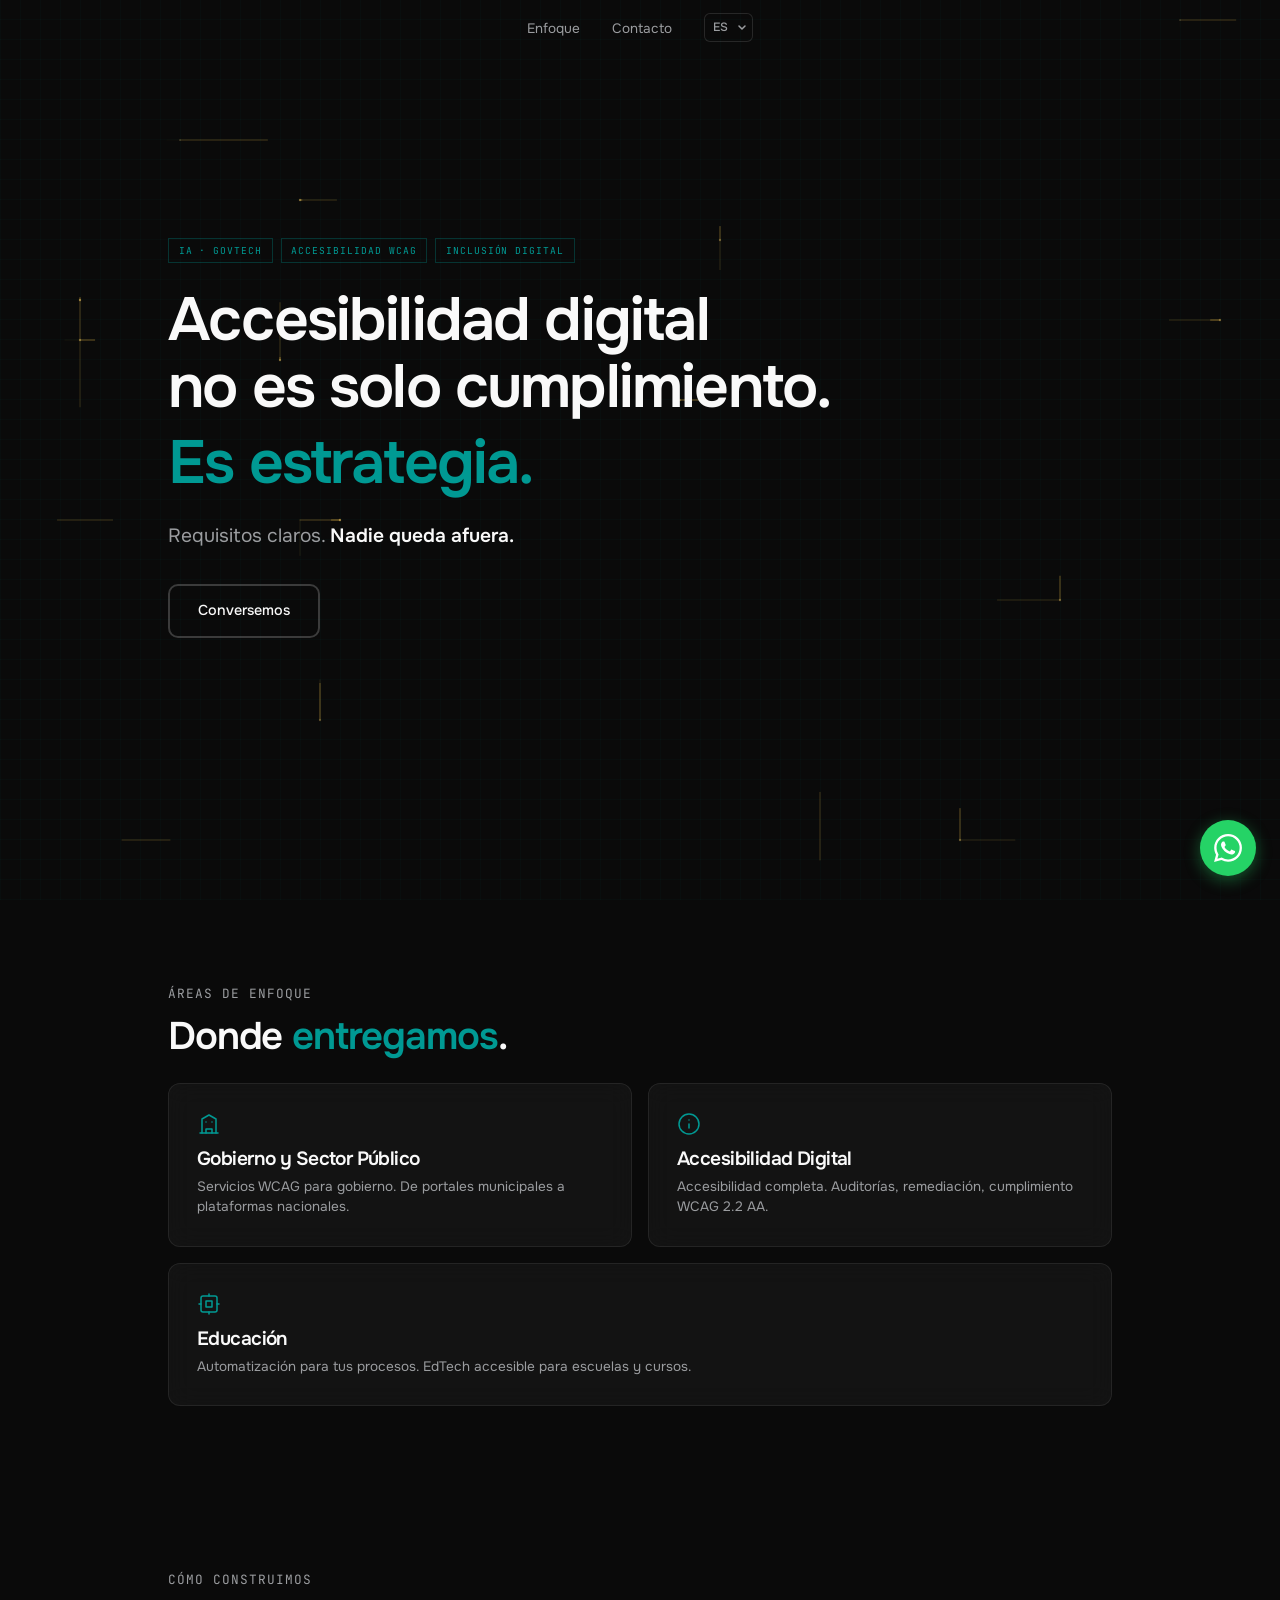
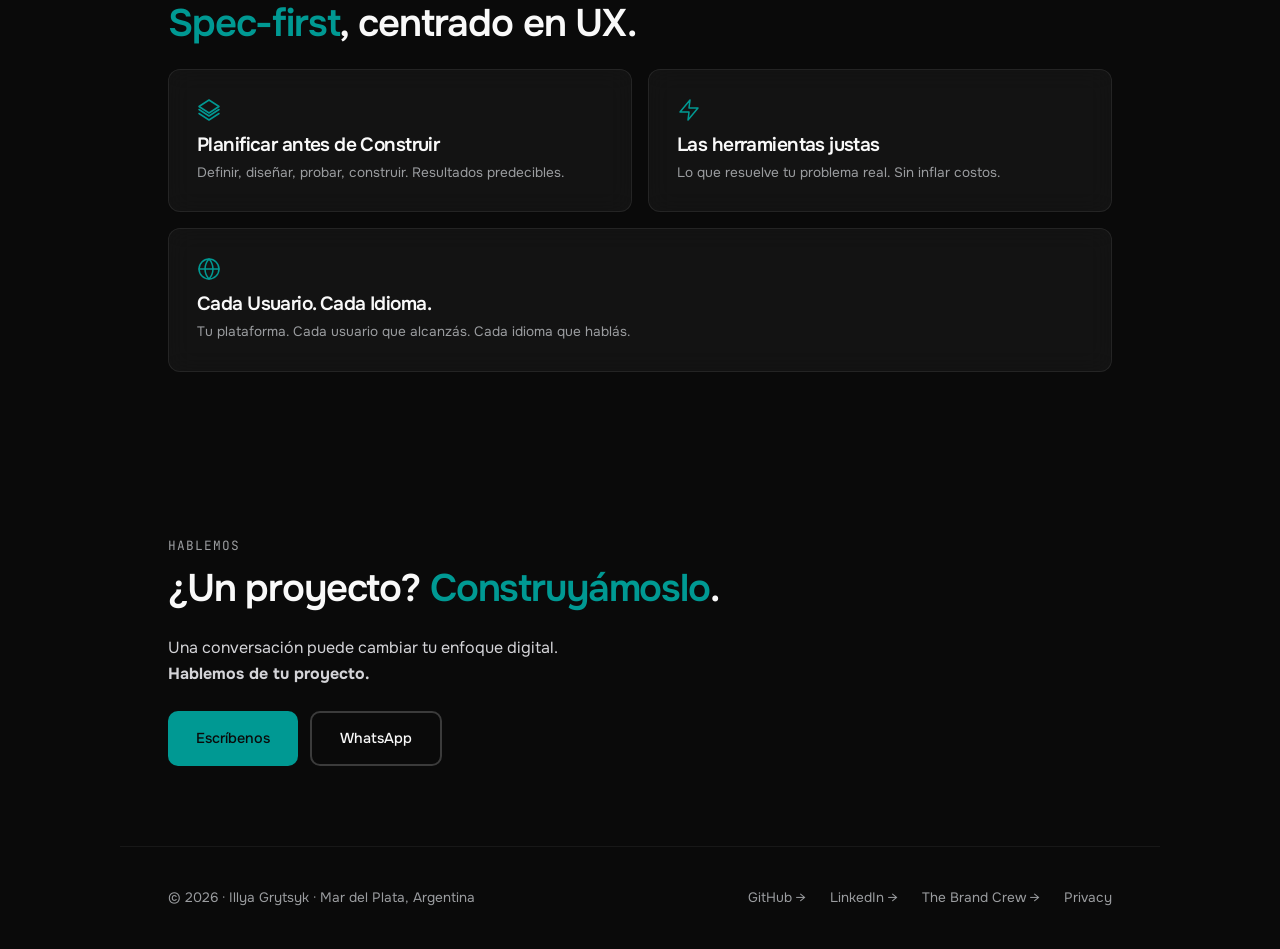
<file: index.html>
<!DOCTYPE html>
<html lang="en" data-theme="dark">
<head>
<meta charset="UTF-8">
<meta name="color-scheme" content="dark only">
<meta name="viewport" content="width=device-width, initial-scale=1.0">
<title>Illya Grytsyk | WCAG Compliance</title>
<meta name="description" content="WCAG compliance for government. AI-powered accessibility audits, full remediation, and human-centered design. Serving Argentina and LATAM. 4 languages.">
<meta name="theme-color" content="#0A0A0A">
<meta name="robots" content="index, follow">

<!-- Open Graph -->
<meta property="og:title" content="Illya Grytsyk | WCAG Compliance · GovTech">
<meta property="og:description" content="AI-powered accessibility audits and remediation. WCAG compliance that's strategy, not just checking boxes. Clear requirements. No one left behind.">
<meta property="og:url" content="https://illushkinn.github.io/">
<meta property="og:type" content="website">
<meta property="og:image" content="https://illushkinn.github.io/assets/og-default.png">
<meta property="og:image:width" content="1200">
<meta property="og:image:height" content="630">
<meta property="og:image:type" content="image/png">
<meta property="og:locale" content="en_US">

<!-- Twitter -->
<meta name="twitter:card" content="summary_large_image">
<meta name="twitter:title" content="Illya Grytsyk | WCAG Compliance · GovTech">
<meta name="twitter:description" content="AI-powered accessibility audits and remediation. WCAG compliance that's strategy, not just checking boxes. Clear requirements. No one left behind.">
<meta name="twitter:image" content="https://illushkinn.github.io/assets/og-default.png">

<link rel="canonical" href="https://illushkinn.github.io/">
<link rel="icon" type="image/x-icon" href="/favicon.ico">
<link rel="icon" type="image/png" sizes="96x96" href="/assets/profile-illushkinn.png">

<!-- Schema JSON-LD -->
<script type="application/ld+json">
{
  "@context": "https://schema.org",
  "@type": "Person",
  "name": "Illya Grytsyk",
  "description": "WCAG compliance specialist for government. AI-powered accessibility audits and remediation.",
  "url": "https://illushkinn.github.io/",
  "knowsAbout": ["WCAG", "Digital Accessibility", "AI Automation", "Government Technology", "UX Accessibility", "Neurodivergent Design"],
  "jobTitle": "Accessibility Engineer",
  "knowsLanguage": ["English", "Spanish", "Ukrainian", "Russian"],
  "address": {
    "@type": "PostalAddress",
    "addressLocality": "Mar del Plata",
    "addressCountry": "AR"
  }
}
</script>
<script type="application/ld+json">
{
  "@context": "https://schema.org",
  "@type": "WebSite",
  "name": "Illya Grytsyk",
  "url": "https://illushkinn.github.io/",
  "description": "WCAG compliance for government. AI-powered. Human-led.",
  "inLanguage": ["en", "es", "uk", "ru"]
}
</script>
<link rel="preconnect" href="https://fonts.googleapis.com">
<link rel="preconnect" href="https://fonts.gstatic.com" crossorigin>
<link href="https://fonts.googleapis.com/css2?family=Onest:wght@300;400;500;600;700;800&family=JetBrains+Mono:wght@400;500&display=swap" rel="stylesheet" media="print" onload="this.media='all'">
<noscript><link href="https://fonts.googleapis.com/css2?family=Onest:wght@300;400;500;600;700;800&family=JetBrains+Mono:wght@400;500&display=swap" rel="stylesheet"></noscript>
<link rel="stylesheet" href="/src/styles/tokens.css">
<link rel="stylesheet" href="/src/styles/global.css">
</head>
<body>

<a href="#main-content" class="skip-link">Skip to main content</a>

<div id="i18n-announce" class="sr-only" aria-live="polite" aria-atomic="true"></div>

<nav class="nav" role="navigation" aria-label="Main navigation">
  <button class="hamburger" id="hamburgerBtn" aria-label="Toggle navigation" aria-expanded="false" aria-controls="nav-links">
    <span></span>
    <span></span>
    <span></span>
  </button>
    <ul class="nav-links">
     <li><a href="#approach" id="nav-approach">Approach</a></li>
    <li><a href="#contact" id="nav-contact">Contact</a></li>
    <li><select class="lang-select" id="langSelect" aria-label="Select language">
      <option value="en">EN</option>
      <option value="es">ES</option>
      <option value="ua">UA</option>
      <option value="ru">RU</option>
    </select></li>
  </ul>
</nav>

<!-- Mobile overlay menu -->
<div class="mobile-menu" id="mobileMenu" role="dialog" aria-modal="true" aria-label="Navigation menu" inert>
    <div class="mobile-menu-items">
     <a href="#approach" class="mobile-link" id="nav-approach-mobile" tabindex="-1">Approach</a>
    <a href="#contact" class="mobile-link" id="nav-contact-mobile" tabindex="-1">Contact</a>
    <select class="lang-select mobile-lang-select" id="langSelectMobile" aria-label="Select language" tabindex="-1">
      <option value="en">EN</option>
      <option value="es">ES</option>
      <option value="ua">UA</option>
      <option value="ru">RU</option>
    </select>
  </div>
</div>

<main id="main-content">
  <section class="section hero">
    <div class="hero-content">
      <div class="hero-tags">
        <span id="tag-1">AI Engineer</span>
        <span id="tag-2">Accessibility</span>
        <span id="tag-3">Growth Partner</span>
      </div>
      <h1 id="hero-title">Digital accessibility<br>isn't just compliance.<span class="highlight" id="hero-highlight">It's strategy.</span></h1>
      <p class="hero-sub" id="hero-sub">
        Clear requirements. <strong>No one left behind.</strong>
      </p>
      <div class="hero-actions">
        <a href="mailto:illyagrytsyk@proton.me" class="btn btn-outline" id="btn-primary">Start a conversation</a>
      </div>
    </div>
  </section>

  <section class="section" id="work">
    <span class="section-label mono text-dim" id="section-work-label">Focus Areas</span>
    <h2 id="section-work-title">Where we <span class="text-accent">deliver</span>.</h2>
    <div class="bento-grid">
      <div class="glass-card">
        <svg class="card-icon" width="24" height="24" viewBox="0 0 24 24" fill="none" stroke="var(--accent)" stroke-width="1.5" stroke-linecap="round" stroke-linejoin="round" aria-hidden="true"><path d="M3 21h18"/><path d="M5 21V7l7-4 7 4v14"/><path d="M9 21v-4h6v4"/><path d="M9 10h.01"/><path d="M15 10h.01"/></svg>
        <h3 id="card-1-title">Government & Public Admin</h3>
        <p class="card-desc" id="card-1-desc">WCAG-compliant services for government. From municipal portals to national platforms.</p>
      </div>
      <div class="glass-card">
        <svg class="card-icon" width="24" height="24" viewBox="0 0 24 24" fill="none" stroke="var(--accent)" stroke-width="1.5" stroke-linecap="round" stroke-linejoin="round" aria-hidden="true"><circle cx="12" cy="12" r="10"/><path d="M12 16v-4"/><path d="M12 8h.01"/></svg>
        <h3 id="card-2-title">Digital Accessibility</h3>
        <p class="card-desc" id="card-2-desc">Full-spectrum accessibility. Audits, remediation, WCAG 2.2 AA compliance.</p>
      </div>
      <div class="glass-card bento-wide">
        <svg class="card-icon" width="24" height="24" viewBox="0 0 24 24" fill="none" stroke="var(--accent)" stroke-width="1.5" stroke-linecap="round" stroke-linejoin="round" aria-hidden="true"><rect x="4" y="4" width="16" height="16" rx="2"/><path d="M9 9h6v6H9z"/><path d="M12 2v2"/><path d="M12 20v2"/><path d="M2 12h2"/><path d="M20 12h2"/></svg>
        <h3 id="card-3-title">Education</h3>
        <p class="card-desc" id="card-3-desc">Smart automation for your processes. Accessible EdTech for schools and courses.</p>
      </div>
    </div>
  </section>

  <section class="section" id="approach">
    <span class="section-label mono text-dim" id="section-approach-label">How We Build</span>
    <h2 id="section-approach-title"><span class="text-accent">Spec-first</span>, UX-centered.</h2>
    <div class="bento-grid">
      <div class="glass-card">
        <svg class="card-icon" width="24" height="24" viewBox="0 0 24 24" fill="none" stroke="var(--accent)" stroke-width="1.5" stroke-linecap="round" stroke-linejoin="round" aria-hidden="true"><polygon points="12 2 22 8.5 12 15 2 8.5"/><polyline points="2 15.5 12 22 22 15.5"/><polyline points="2 11.5 12 18 22 11.5"/></svg>
        <h3 id="card-a1-title">Blueprint Before Build</h3>
        <p class="card-desc" id="card-a1-desc">Define goals, design, test, build. Predictable results.</p>
      </div>
      <div class="glass-card">
        <svg class="card-icon" width="24" height="24" viewBox="0 0 24 24" fill="none" stroke="var(--accent)" stroke-width="1.5" stroke-linecap="round" stroke-linejoin="round" aria-hidden="true"><polygon points="13 2 3 14 12 14 11 22 21 10 12 10 13 2"/></svg>
        <h3 id="card-a2-title">The Right Tools</h3>
        <p class="card-desc" id="card-a2-desc">What solves your real problem. Without inflating costs.</p>
      </div>
      <div class="glass-card bento-wide">
        <svg class="card-icon" width="24" height="24" viewBox="0 0 24 24" fill="none" stroke="var(--accent)" stroke-width="1.5" stroke-linecap="round" stroke-linejoin="round" aria-hidden="true"><circle cx="12" cy="12" r="10"/><path d="M2 12h20"/><path d="M12 2a15.3 15.3 0 0 1 4 10 15.3 15.3 0 0 1-4 10 15.3 15.3 0 0 1-4-10 15.3 15.3 0 0 1 4-10z"/></svg>
        <h3 id="card-a3-title">Every User. Every Language.</h3>
        <p class="card-desc" id="card-a3-desc">Your platform. Every user you reach. Every language you speak.</p>
      </div>
    </div>
  </section>

  <section class="section" id="contact">
    <span class="section-label mono text-dim" id="section-contact-label">Let's Talk</span>
    <h2 id="section-contact-title">Got a project? <span class="text-accent">Let's build it</span>.</h2>
    <p style="max-width: 520px; margin-bottom: 1.5rem;" id="section-contact-desc">
      One conversation can change your approach to digital.<br><strong>Let's talk about your project.</strong>
    </p>
    <div class="hero-actions">
      <a href="mailto:illyagrytsyk@proton.me" class="btn btn-primary" id="btn-contact-email">Email us</a>
      <a href="https://wa.me/5491124063009?text=Hey%20team!%20We%20saw%20your%20site%20and%20we%27d%20love%20to%20talk%20about%20a%20project." target="_blank" rel="noopener noreferrer" class="btn btn-outline" id="btn-contact-whatsapp" aria-label="Contact via WhatsApp (opens in new tab)">WhatsApp</a>
    </div>
  </section>
</main>

<footer class="footer">
  <p id="footer-text">© 2026 · Illya Grytsyk · Mar del Plata, Argentina</p>
  <div class="footer-links">
    <a href="https://github.com/illushkinn" target="_blank" rel="noopener noreferrer" aria-label="GitHub — Visit GitHub profile (opens in new tab)">GitHub →</a>
    <a href="https://linkedin.com/in/illya-grytsyk" target="_blank" rel="noopener noreferrer" aria-label="LinkedIn — Visit LinkedIn profile (opens in new tab)">LinkedIn →</a>
    <a href="https://thebrandcrew.lat" target="_blank" rel="noopener noreferrer" aria-label="The Brand Crew — Visit The Brand Crew website (opens in new tab)">The Brand Crew →</a>
    <a href="/privacy.html">Privacy</a>
  </div>
</footer>

<script src="/src/scripts/i18n.js" defer></script>
<script src="/src/scripts/circuit.js" defer></script>

<script>
// Mobile menu toggle with clip-path animation (CSS custom properties)
(function() {
  'use strict';
  
  var state = { menuOpen: false };
  var hamburger = document.getElementById('hamburgerBtn');
  var mobileMenu = document.getElementById('mobileMenu');
  var mobileLinks = mobileMenu.querySelectorAll('.mobile-link, .mobile-lang-select');
  
  if (!hamburger || !mobileMenu) return;
  
  function setLinkDelays(open) {
    var len = mobileLinks.length;
    mobileLinks.forEach(function(el, i) {
      var delay = open
        ? 0.04 + i * 0.04
        : 0.04 + (len - 1 - i) * 0.04;
      el.style.transitionDelay = delay + 's';
    });
  }
  
  function openMenu() {
    state.menuOpen = true;
    hamburger.classList.add('active');
    hamburger.setAttribute('aria-expanded', 'true');
    setLinkDelays(true);
    
    // Set circle origin to hamburger button position via CSS custom props
    var rect = hamburger.getBoundingClientRect();
    var cx = Math.round(rect.left + rect.width / 2);
    var cy = Math.round(rect.top + rect.height / 2);
    mobileMenu.style.setProperty('--origin-x', cx + 'px');
    mobileMenu.style.setProperty('--origin-y', cy + 'px');
    
    mobileMenu.removeAttribute('inert');
    mobileLinks.forEach(function(el) { el.setAttribute('tabindex', '0'); });
    
    // Force reflow so the browser sees circle(0%) before transitioning
    void mobileMenu.offsetHeight;
    
    // Trigger the CSS transition to circle(150%)
    mobileMenu.classList.add('is-open');
    
    document.documentElement.style.overflow = 'clip';
    setTimeout(function() { mobileLinks[0]?.focus(); }, 200);
  }
  
  function closeMenu() {
    state.menuOpen = false;
    hamburger.classList.remove('active');
    hamburger.setAttribute('aria-expanded', 'false');
    setLinkDelays(false);
    
    // CSS handles the reverse transition — same origin via custom props
    mobileMenu.classList.remove('is-open');
    mobileMenu.setAttribute('inert', '');
    mobileLinks.forEach(function(el) { el.setAttribute('tabindex', '-1'); });
    
    document.documentElement.style.overflow = '';
    hamburger.focus();
  }
  
  function toggleMenu() {
    if (state.menuOpen) {
      closeMenu();
    } else {
      openMenu();
    }
  }
  
  var mq = window.matchMedia('(min-width: 641px)');
  mq.addEventListener('change', function(e) {
    if (e.matches && state.menuOpen) {
      closeMenu();
    }
  });
  
  hamburger.addEventListener('click', toggleMenu);
  
  mobileLinks.forEach(function(el) {
    if (el.tagName === 'A') {
      el.addEventListener('click', function(e) {
        var href = this.getAttribute('href');
        closeMenu();
        if (href && href.startsWith('#')) {
          e.preventDefault();
          setTimeout(function() {
            document.querySelector(href)?.scrollIntoView({ behavior: 'smooth' });
          }, 420);
        }
      });
    }
  });
  
  document.addEventListener('keydown', function(e) {
    if (e.key === 'Escape' && state.menuOpen) {
      closeMenu();
      e.preventDefault();
    }
  });
  
  mobileMenu.addEventListener('click', function(e) {
    if (e.target === mobileMenu || e.target.classList.contains('mobile-menu-items')) {
      closeMenu();
    }
  });
  
  // Sync lang-select value
  var mainLangSelect = document.getElementById('langSelect');
  var mobileLangSelect = document.getElementById('langSelectMobile');
  if (mainLangSelect && mobileLangSelect) {
    mobileLangSelect.value = mainLangSelect.value;
    mainLangSelect.addEventListener('change', function() {
      mobileLangSelect.value = this.value;
    });
    mobileLangSelect.addEventListener('change', function() {
      mainLangSelect.value = this.value;
      mainLangSelect.dispatchEvent(new Event('change'));
    });
  }
})();

// Navbar scroll: transparent → scrolled (like TBC)
(function() {
  var nav = document.querySelector('.nav');
  if (!nav) return;
  function onScroll() {
    if (window.scrollY > 60) {
      nav.classList.add('scrolled');
    } else {
      nav.classList.remove('scrolled');
    }
  }
  window.addEventListener('scroll', onScroll, { passive: true });
  onScroll();
})();
</script>

<a href="https://wa.me/5491124063009?text=Hey%20team!%20We%20saw%20your%20site%20and%20we%27d%20love%20to%20talk%20about%20a%20project." 
   target="_blank" rel="noopener noreferrer" 
   class="whatsapp-float" 
   id="whatsappFloat"
   aria-label="Contact via WhatsApp (opens in new tab)">
  <svg viewBox="0 0 24 24" fill="currentColor" xmlns="http://www.w3.org/2000/svg">
    <path d="M17.472 14.382c-.297-.149-1.758-.867-2.03-.967-.273-.099-.471-.148-.67.15-.197.297-.767.966-.94 1.164-.173.199-.347.223-.644.075-.297-.15-1.255-.463-2.39-1.475-.883-.788-1.48-1.761-1.653-2.059-.173-.297-.018-.458.13-.606.134-.133.298-.347.446-.52.149-.174.198-.298.298-.497.099-.198.05-.371-.025-.52-.075-.149-.669-1.612-.916-2.207-.242-.579-.487-.5-.669-.51-.173-.008-.371-.01-.57-.01-.198 0-.52.074-.792.372-.272.297-1.04 1.016-1.04 2.479 0 1.462 1.065 2.875 1.213 3.074.149.198 2.096 3.2 5.077 4.487.709.306 1.262.489 1.694.625.712.227 1.36.195 1.871.118.571-.085 1.758-.719 2.006-1.413.248-.694.248-1.289.173-1.413-.074-.124-.272-.198-.57-.347m-5.421 7.403h-.004a9.87 9.87 0 01-5.031-1.378l-.361-.214-3.741.982.998-3.648-.235-.374a9.86 9.86 0 01-1.51-5.26c.001-5.45 4.436-9.884 9.888-9.884 2.64 0 5.122 1.03 6.988 2.898a9.825 9.825 0 012.893 6.994c-.003 5.45-4.437 9.884-9.885 9.884m8.413-18.297A11.815 11.815 0 0012.05 0C5.495 0 .16 5.335.157 11.892c0 2.096.547 4.142 1.588 5.945L.057 24l6.305-1.654a11.882 11.882 0 005.683 1.448h.005c6.554 0 11.89-5.335 11.893-11.893a11.821 11.821 0 00-3.48-8.413z"/>
  </svg>
</a>
</body>
</html>
</file>
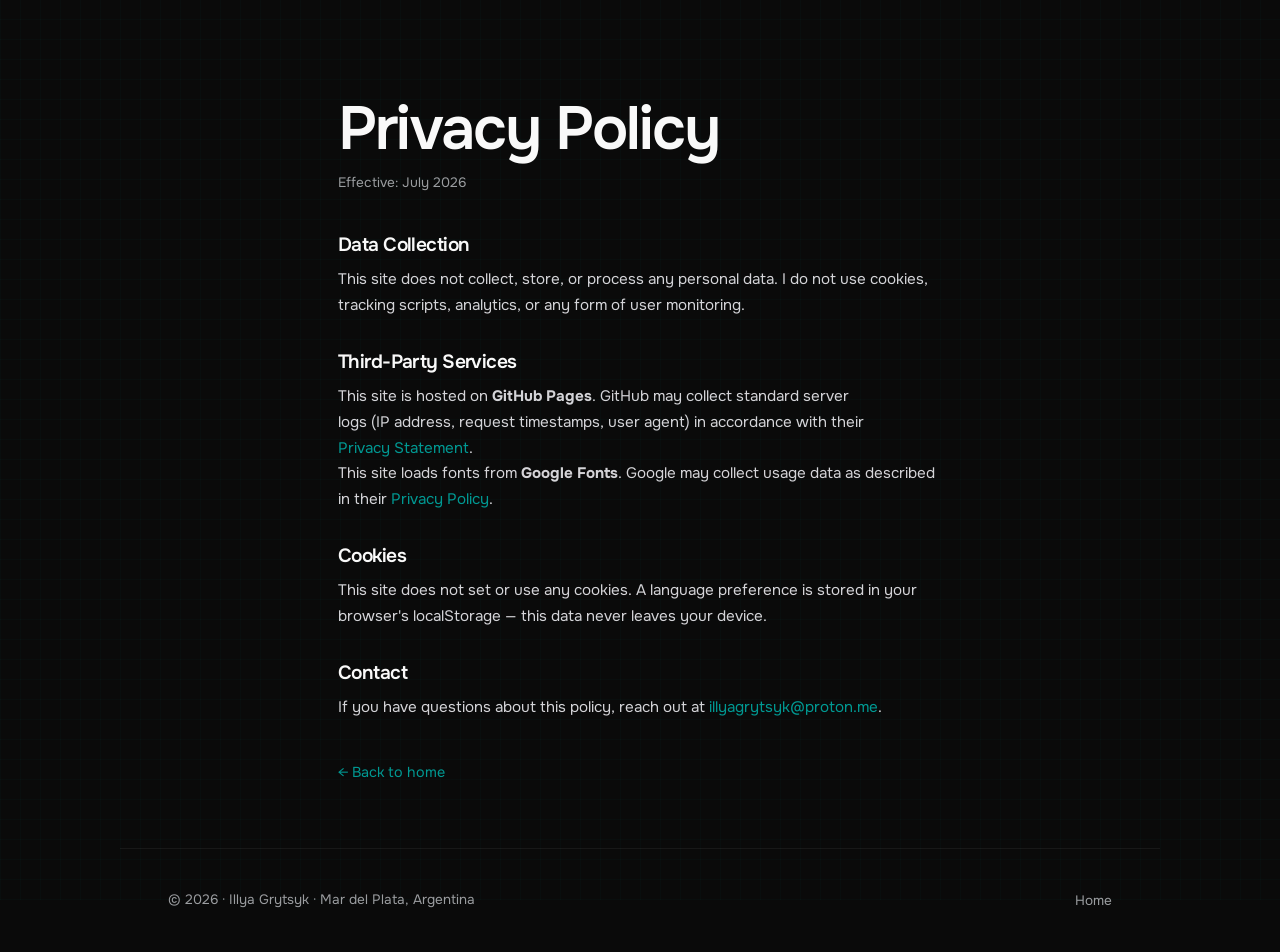
<file: privacy.html>
<!DOCTYPE html>
<html lang="en" data-theme="dark">
<head>
<meta charset="UTF-8">
<meta name="color-scheme" content="dark only">
<meta name="viewport" content="width=device-width, initial-scale=1.0">
<title>Privacy Policy — Illya Grytsyk</title>
<meta name="robots" content="noindex, follow">
<meta name="theme-color" content="#0A0A0A">
<link rel="canonical" href="https://illushkinn.github.io/privacy.html">
<link rel="icon" type="image/svg+xml" href="/favicon.svg">
<link rel="preconnect" href="https://fonts.googleapis.com">
<link rel="preconnect" href="https://fonts.gstatic.com" crossorigin>
<link href="https://fonts.googleapis.com/css2?family=Onest:wght@300;400;500;600;700;800&family=JetBrains+Mono:wght@400;500&display=swap" rel="stylesheet">
<link rel="stylesheet" href="/src/styles/tokens.css">
<link rel="stylesheet" href="/src/styles/global.css">
<style>
  .privacy-content {
    max-width: 700px;
    margin: 0 auto;
    padding: 6rem clamp(1.5rem, 5vw, 3rem) 4rem;
  }
  .privacy-content h1 {
    margin-bottom: 0.5rem;
  }
  .privacy-content .date {
    font-size: 0.85rem;
    color: var(--body-dim);
    margin-bottom: 2.5rem;
  }
  .privacy-content h2 {
    font-size: 1.2rem;
    margin-top: 2rem;
    margin-bottom: 0.75rem;
  }
  .privacy-content p,
  .privacy-content li {
    color: var(--body);
    line-height: 1.7;
    font-size: 0.95rem;
  }
  .privacy-content ul {
    list-style: none;
    padding: 0;
  }
  .privacy-content li {
    padding: 0.25rem 0;
    padding-left: 1.25rem;
    position: relative;
  }
  .privacy-content li::before {
    content: '→';
    position: absolute;
    left: 0;
    color: var(--accent);
  }
  .privacy-content a {
    color: var(--accent);
    text-decoration: none;
  }
  .privacy-content a:hover {
    text-decoration: underline;
  }
  .back-link {
    display: inline-block;
    margin-top: 2.5rem;
    color: var(--accent);
    text-decoration: none;
    font-size: 0.9rem;
  }
  .back-link:hover {
    text-decoration: underline;
  }
</style>
</head>
<body>

<main class="privacy-content">
  <h1>Privacy Policy</h1>
  <p class="date">Effective: July 2026</p>

  <h2>Data Collection</h2>
  <p>This site does not collect, store, or process any personal data. I do not use cookies, tracking scripts, analytics, or any form of user monitoring.</p>

  <h2>Third-Party Services</h2>
  <p>This site is hosted on <strong>GitHub Pages</strong>. GitHub may collect standard server logs (IP address, request timestamps, user agent) in accordance with their <a href="https://docs.github.com/en/site-policy/privacy-policies/github-privacy-statement" target="_blank" rel="noopener noreferrer">Privacy Statement</a>.</p>
  <p>This site loads fonts from <strong>Google Fonts</strong>. Google may collect usage data as described in their <a href="https://policies.google.com/privacy" target="_blank" rel="noopener noreferrer">Privacy Policy</a>.</p>

  <h2>Cookies</h2>
  <p>This site does not set or use any cookies. A language preference is stored in your browser's localStorage — this data never leaves your device.</p>

  <h2>Contact</h2>
  <p>If you have questions about this policy, reach out at <a href="mailto:illyagrytsyk@proton.me">illyagrytsyk@proton.me</a>.</p>

  <a href="/" class="back-link">← Back to home</a>
</main>

<footer class="footer">
  <p>© 2026 · Illya Grytsyk · Mar del Plata, Argentina</p>
  <div class="footer-links">
    <a href="/">Home</a>
  </div>
</footer>

</body>
</html>
</file>
<file: src/styles/tokens.css>
/* ========================================
   🎨 TOKENS — Shared Design System
   Signature: Onest + Ocre + JetBrains Mono
   ======================================== */

:root {
  /* ── Typography ── */
  --font-display: 'Onest', sans-serif;
  --font-body: 'Onest', sans-serif;
  --font-mono: 'JetBrains Mono', monospace;

  /* ── Spacing scale (4px base, in rem) ── */
  --space-3xs: 0.25rem;   /*  4px */
  --space-2xs: 0.5rem;    /*  8px */
  --space-xs:  0.75rem;   /* 12px */
  --space-sm:  1rem;      /* 16px */
  --space-md:  1.5rem;    /* 24px */
  --space-lg:  2rem;      /* 32px */
  --space-xl:  3rem;      /* 48px */
  --space-2xl: 4rem;      /* 64px */
  --space-3xl: 6rem;      /* 96px */

  /* ── Border Radius ── */
  --radius-sm: 8px;
  --radius-md: 12px;
  --radius-lg: 12px;
  --radius-xl: 16px;

  /* ── Shadows ── */
  --shadow-sm: 0 1px 2px rgba(0, 0, 0, 0.1);
  --shadow-md: 0 4px 12px rgba(0, 0, 0, 0.15);
  --shadow-lg: 0 8px 24px rgba(0, 0, 0, 0.2);

  /* ── Transitions ── */
  --ease-out: cubic-bezier(0.25, 0.46, 0.45, 0.94);
  --ease-in-out: cubic-bezier(0.65, 0, 0.35, 1);
  --duration-fast: 150ms;
  --duration-normal: 300ms;
  --duration-slow: 400ms;

  /* ── Layout ── */
  --content-max: 1040px;
  --content-narrow: 720px;

  /* ── Colors (dark theme) ── */
  --color-bg: #0A0A0A;
  --color-bg-elevated: #111113;
  --color-headline: #F9F9F9;
  --color-body: #D4D4D8;
  --color-dim: #9B9DA0;
  --color-white: #FFFFFF;

  /* Signature accent: deep teal */
  --accent: oklch(0.60 0.14 190);
  --accent-hover: oklch(0.48 0.16 190);
  --accent-muted: oklch(0.55 0.06 190);

  /* Glass defaults */
  --glass-bg: rgba(255, 255, 255, 0.06);
  --glass-border: rgba(255, 255, 255, 0.10);
}
</file>
<file: src/styles/global.css>
/* ========================================
   🧬 ATOMS — Reset & Base
   ======================================== */
*, *::before, *::after { box-sizing: border-box; margin: 0; padding: 0; }
html {
  scroll-behavior: smooth;
  background: #0A0A0A;
  color-scheme: dark;
  -webkit-font-smoothing: antialiased;
  -moz-osx-font-smoothing: grayscale;
  overflow-x: hidden;
}
body {
  font-family: 'Onest', system-ui, sans-serif;
  color: #F9F9F9;
  line-height: 1.6;
  overflow-x: hidden;
}

/* A4 notebook grid background */
body::before {
  content: '';
  position: fixed;
  inset: 0;
  z-index: -1;
  pointer-events: none;
  background-image:
    repeating-linear-gradient(
      0deg,
      oklch(from var(--accent) l c h / 0.035) 0px,
      oklch(from var(--accent) l c h / 0.035) 1px,
      transparent 1px,
      transparent 20px
    ),
    repeating-linear-gradient(
      90deg,
      oklch(from var(--accent) l c h / 0.035) 0px,
      oklch(from var(--accent) l c h / 0.035) 1px,
      transparent 1px,
      transparent 20px
    );
}

/* ========================================
   🧬 ATOMS — Design Tokens
   ======================================== */
:root {
  --bg: #0A0A0A;
  --bg-elevated: #111113;
  --headline: #F9F9F9;
  --body: #D4D4D8;
  --body-dim: #9B9DA0;
  /* Primary: deep teal (professional, accessible) */
  --accent: oklch(0.60 0.14 190);
  --accent-hover: oklch(0.48 0.16 190);
  --accent-muted: oklch(0.55 0.06 190);
  /* Secondary: keep cyan as technical accent */
  --cyan: #1AB4A4;
  --cyan-hover: #27D4D8;
  --cyan-deep: #195656;
  --glass-bg: rgba(255,255,255,0.04);
  --glass-border: rgba(255,255,255,0.08);
}

/* ========================================
   📐 TEMPLATES — Layout
   ======================================== */
.section {
  padding: 5rem clamp(1.5rem, 5vw, 3rem);
  max-width: 1040px;
  margin: 0 auto;
}
@media (max-width: 640px) {
  .section { padding: 2.5rem 1.25rem; }
}

/* ========================================
   🧬 ATOMS — Typography & Utilities
   ======================================== */
h1, h2, h3 { font-weight: 600; line-height: 1.1; letter-spacing: -0.03em; color: var(--headline); }
h1 { font-size: clamp(2.2rem, 6vw, 3.8rem); }
h2 { font-size: clamp(1.6rem, 3.5vw, 2.4rem); margin-bottom: 1.5rem; }
h3 { font-size: 1.2rem; margin-bottom: 0.5rem; }
p { color: var(--body); line-height: 1.65; text-wrap: pretty; }
.mono { font-family: var(--font-mono); font-size: 0.8rem; letter-spacing: 0.08em; text-transform: uppercase; }
.text-accent { color: var(--accent); }
.text-white { color: var(--color-white); }
.text-dim { color: var(--body-dim); }

/* ========================================
   🔬 MOLECULES — Glass Card
   ======================================== */
.glass-card {
  background: var(--glass-bg);
  border: 1px solid var(--glass-border);
  padding: 1.75rem;
  border-radius: var(--radius-md);
  backdrop-filter: blur(12px) saturate(120%);
  transition: border-color 0.3s;
}
.glass-card:hover {
  border-color: oklch(from var(--accent) l c h / 0.3);
}

.card-icon { display: block; margin-bottom: 0.75rem; }

/* ========================================
   🔬 MOLECULES — Buttons
   ======================================== */
.btn {
  display: inline-flex;
  align-items: center;
  gap: 0.5rem;
  padding: 0.85rem 1.75rem;
  font-family: 'Onest', system-ui, sans-serif;
  font-weight: 500;
  font-size: 0.9rem;
  border: none;
  cursor: pointer;
  text-decoration: none;
  border-radius: 10px;
  transition: background 0.3s ease, opacity 0.3s ease, border-color 0.3s ease, color 0.3s ease;
}
.btn-primary {
  background: var(--accent);
  color: #0A0A0A;
}
.btn-primary:hover { background: var(--accent-hover); }
.btn-outline {
  background: transparent;
  border: 2px solid rgba(255,255,255,0.2);
  color: var(--headline);
}
.btn-outline:hover {
  background: rgba(255,255,255,0.06);
  border-color: var(--accent);
  color: var(--accent);
}

/* ========================================
   🧠 ORGANISMS — Navigation
   ======================================== */
.nav {
  position: fixed;
  top: 0;
  left: 0;
  right: 0;
  z-index: 101;
  display: flex;
  align-items: center;
  justify-content: center;
  padding: 0.65rem clamp(1.5rem, 5vw, 3rem);
  padding-top: calc(0.65rem + env(safe-area-inset-top, 0px));
  min-height: 56px;
  background: transparent;
  backdrop-filter: none;
  border-bottom: 1px solid transparent;
  transition: background 0.3s ease, backdrop-filter 0.3s ease, border-color 0.3s ease;
}
.nav.scrolled {
  background: rgba(10,10,10,0.8);
  backdrop-filter: blur(16px);
  border-bottom: 1px solid rgba(255,255,255,0.06);
}
.nav-links {
  display: flex;
  gap: 2rem;
  list-style: none;
  align-items: center;
}
.nav-links a {
  color: var(--body-dim);
  text-decoration: none;
  font-size: 0.85rem;
  font-weight: 400;
  transition: color 0.2s;
}
.nav-links a:hover { color: var(--accent); }

/* ===== Language Select ===== */
.lang-select {
  background: none;
  border: 1px solid rgba(255,255,255,0.12);
  color: var(--body-dim);
  cursor: pointer;
  font-family: 'Onest', system-ui, sans-serif;
  font-size: 0.75rem;
  font-weight: 500;
  padding: 0.3rem 0.5rem;
  border-radius: 6px;
  transition: color 0.2s, border-color 0.2s, background 0.2s;
  line-height: 1.4;
  appearance: none;
  -webkit-appearance: none;
  -moz-appearance: none;
  background-image: url("data:image/svg+xml,%3Csvg xmlns='http://www.w3.org/2000/svg' width='8' height='6' fill='none'%3E%3Cpath d='M1 1l3 3 3-3' stroke='%239B9DA0' stroke-width='1.5' stroke-linecap='round' stroke-linejoin='round'/%3E%3C/svg%3E");
  background-repeat: no-repeat;
  background-position: right 0.4rem center;
  padding-right: 1.4rem;
}
.lang-select:hover { color: var(--accent); border-color: var(--accent); background-color: oklch(from var(--accent) l c h / 0.08); }
.lang-select:focus-visible {
  outline: 2px solid var(--accent);
  outline-offset: 2px;
}
.lang-select option { background: #1a1a1a; color: #F9F9F9; }

/* ========================================
   🧬 ATOMS — Skip Link
   ======================================== */
.skip-link {
  position: absolute;
  top: -100%;
  left: 1rem;
  z-index: 1000;
  background: var(--accent);
  color: #0A0A0A;
  padding: 0.5rem 1rem;
  font-size: 0.85rem;
  font-weight: 500;
  text-decoration: none;
  transition: top 0.2s;
}
.skip-link:focus { top: 0.5rem; }

/* ========================================
   🧠 ORGANISMS — Hero
   ======================================== */
.hero {
  min-height: 100dvh;
  display: flex;
  flex-direction: column;
  justify-content: center;
  position: relative;
  padding-top: 3.5rem;
}
.hero-content {
  display: flex;
  flex-direction: column;
  gap: 1.5rem;
  max-width: 720px;
  width: 100%;
  min-width: 0;
  position: relative;
}
.hero-tags {
  display: flex;
  flex-wrap: wrap;
  gap: 0.5rem;
}
.hero-tags span {
  font-family: 'JetBrains Mono', monospace;
  font-size: 0.6rem;
  text-transform: uppercase;
  letter-spacing: 0.1em;
  padding: 0.25rem 0.6rem;
  border: 1px solid oklch(from var(--accent) l c h / 0.3);
  color: var(--accent);
}
.hero h1 .highlight {
  display: block;
  color: var(--accent);
  margin-top: 0.15em;
  transition: opacity 0.2s ease;
  min-height: 1.1em;
}
.hero h1 .highlight.is-hidden {
  opacity: 0;
}
.hero-sub {
  font-size: clamp(1rem, 2vw, 1.2rem);
  color: var(--body-dim);
  max-width: 600px;
  line-height: 1.6;
  overflow-wrap: break-word;
}
.hero-sub strong {
  color: var(--headline);
  font-weight: 600;
}
.hero-actions {
  display: flex;
  gap: 0.75rem;
  flex-wrap: wrap;
  margin-top: 0.5rem;
}

/* ========================================
   🔬 MOLECULES — Bento Grid
   ======================================== */
.bento-grid {
  display: grid;
  grid-template-columns: 1fr;
  gap: 1rem;
}
@media (min-width: 640px) {
  .bento-grid { grid-template-columns: 1fr 1fr; }
}
.bento-wide {
  grid-column: 1 / -1;
}
.card-desc {
  color: var(--body-dim);
  margin-top: 0.5rem;
  font-size: 0.85rem;
  line-height: 1.5;
}

/* ========================================
   🧬 ATOMS — Section Label
   ======================================== */
.section-label {
  display: inline-block;
  margin-bottom: 0.75rem;
}

/* ========================================
   🧬 ATOMS — Screen-Reader Only
   ======================================== */
.sr-only {
  position: absolute;
  width: 1px;
  height: 1px;
  padding: 0;
  margin: -1px;
  overflow: hidden;
  clip: rect(0,0,0,0);
  white-space: nowrap;
  border: 0;
}

/* ========================================
   🧬 ATOMS — Focus
   ======================================== */
a:focus-visible, button:focus-visible {
  outline: 1.5px solid var(--accent);
  outline-offset: 2px;
}

/* ========================================
   🔬 MOLECULES — Hamburger
   ======================================== */
.hamburger {
  display: none;
  position: relative;
  width: 28px;
  height: 20px;
  flex-direction: column;
  justify-content: space-between;
  background: none;
  border: none;
  cursor: pointer;
  padding: 0;
  z-index: 102;
  -webkit-tap-highlight-color: transparent;
  color: var(--body-dim);
  touch-action: manipulation;
}
.hamburger span {
  display: block;
  width: 100%;
  height: 2px;
  background: currentColor;
  border-radius: 2px;
  transition: transform 0.3s, opacity 0.3s;
  transform-origin: center;
}
.hamburger.active span:nth-child(1),
.hamburger[aria-expanded="true"] span:nth-child(1) {
  transform: translateY(9px) rotate(45deg);
}
.hamburger.active span:nth-child(2),
.hamburger[aria-expanded="true"] span:nth-child(2) {
  opacity: 0;
}
.hamburger.active span:nth-child(3),
.hamburger[aria-expanded="true"] span:nth-child(3) {
  transform: translateY(-9px) rotate(-45deg);
}

/* ========================================
   🧠 ORGANISMS — Footer
   ======================================== */
.footer {
  border-top: 1px solid rgba(255,255,255,0.06);
  padding: 2.5rem clamp(1.5rem, 5vw, 3rem);
  max-width: 1040px;
  margin: 0 auto;
  display: flex;
  justify-content: space-between;
  align-items: center;
  flex-wrap: wrap;
  gap: 1rem;
}
.footer p { font-size: 0.85rem; color: var(--body-dim); }
.footer-links {
  display: flex;
  gap: 1.5rem;
}
.footer-links a {
  color: var(--body-dim);
  text-decoration: none;
  font-size: 0.85rem;
  transition: color 0.2s;
  display: inline-flex;
  align-items: center;
  gap: 0.3rem;
}
.footer-links a:hover { color: var(--accent); }

/* ========================================
   🧬 ATOMS — Reduced Motion
   ======================================== */
@media (prefers-reduced-motion: reduce) {
  *, *::before, *::after { transition: none !important; animation: none !important; }
}

/* ========================================
   🧠 ORGANISMS — Mobile Menu (clip-path overlay)
   ======================================== */
.mobile-menu {
  position: fixed;
  inset: 0;
  z-index: 100;
  background: rgba(10, 10, 10, 0.78);
  backdrop-filter: blur(24px) saturate(140%);
  display: flex;
  flex-direction: column;
  align-items: center;
  justify-content: center;
  --origin-x: right;
  --origin-y: top;
  clip-path: circle(0% at var(--origin-x) var(--origin-y));
  -webkit-clip-path: circle(0% at var(--origin-x) var(--origin-y));
  pointer-events: none;
  will-change: clip-path;
  transition: clip-path 0.4s cubic-bezier(0.25, 0.46, 0.45, 0.94), -webkit-clip-path 0.4s cubic-bezier(0.25, 0.46, 0.45, 0.94);
}

.mobile-menu.is-open {
  clip-path: circle(150% at var(--origin-x) var(--origin-y));
  -webkit-clip-path: circle(150% at var(--origin-x) var(--origin-y));
  pointer-events: all;
}

.mobile-menu-items {
  display: flex;
  flex-direction: column;
  align-items: center;
  gap: 1.5rem;
}

.mobile-menu a {
  font-family: var(--font-body);
  font-weight: 500;
  font-size: 2rem;
  color: var(--white);
  padding: 0.3rem 1rem;
  opacity: 0;
  transform: translateY(20px);
  will-change: transform, opacity;
  transition: transform 0.35s cubic-bezier(0.25, 0.46, 0.45, 0.94), color 0.3s, opacity 0.4s cubic-bezier(0.25, 0.46, 0.45, 0.94);
  text-decoration: none;
}

.mobile-menu.is-open a {
  opacity: 1;
  transform: translateY(0);
}

.mobile-menu a:hover {
  color: var(--accent);
}

.mobile-menu a:focus-visible {
  color: var(--white);
  outline: 1.5px solid var(--accent);
  outline-offset: 2px;
}

.mobile-menu a:active {
  transform: scale(0.92);
  color: var(--accent);
  opacity: 0.7;
}

.mobile-lang-select {
  font-family: var(--font-mono, monospace);
  font-size: 1rem;
  background: transparent;
  border: 1px solid rgba(255, 255, 255, 0.15);
  color: var(--body-dim);
  padding: 0.4rem 0.8rem;
  border-radius: 6px;
  cursor: pointer;
  opacity: 0;
  transform: translateY(20px);
  transition: transform 0.35s cubic-bezier(0.25, 0.46, 0.45, 0.94), opacity 0.4s cubic-bezier(0.25, 0.46, 0.45, 0.94), color 0.2s;
  margin-top: 0.5rem;
}

.mobile-menu.is-open .mobile-lang-select {
  opacity: 1;
  transform: translateY(0);
}

.mobile-lang-select:hover {
  color: var(--accent);
  border-color: var(--accent);
}

.mobile-lang-select:focus-visible {
  outline: 1.5px solid var(--accent);
  outline-offset: 2px;
}

/* ========================================
   📐 TEMPLATES — Responsive
   ======================================== */
@media (max-width: 640px) {
  .nav { justify-content: flex-end; }
  .hamburger { display: flex; }
  .nav-links { display: none; }
  /* Mobile menu overlay replaces inline nav */
  .hero {
    padding-top: 2rem;
    min-height: 100dvh;
  }
  .hero-content {
    gap: 2.5rem;
  }
  .hero-tags {
    gap: 0.5rem;
  }
  .hero-tags span { font-size: 0.7rem; padding: 0.3rem 0.7rem; }
  .hero h1 {
    font-size: clamp(3.8rem, 13vw, 5rem);
    line-height: 1.0;
    margin-bottom: 0.2rem;
  }
  .hero h1 .highlight {
    font-size: 0.85em;
    margin-top: 0.05em;
  }
  .hero-sub {
    font-size: clamp(1.5rem, 5vw, 1.8rem);
    line-height: 1.4;
  }
  .hero-sub strong {
    display: block;
    margin-top: 0.15em;
  }
  .hero-actions {
    gap: 1rem;
    margin-top: 0.5rem;
  }
  .hero-actions .btn {
    font-size: 1.25rem;
    padding: 1rem 2rem;
  }
  .glass-card h3 { font-size: 1.3rem; }
}
@media (min-width: 641px) {
  .mobile-menu { display: none; }
}

/* Floating WhatsApp */
.whatsapp-float {
  position: fixed;
  bottom: 1.5rem;
  right: 1.5rem;
  z-index: 999;
  width: 56px;
  height: 56px;
  background: #25D366;
  border-radius: 50%;
  display: flex;
  align-items: center;
  justify-content: center;
  box-shadow: 0 4px 16px rgba(37, 211, 102, 0.4);
  transition: transform 0.2s ease, box-shadow 0.2s ease;
  color: white;
  text-decoration: none;
}
.whatsapp-float:hover {
  transform: scale(1.1);
  box-shadow: 0 6px 24px rgba(37, 211, 102, 0.5);
}
.whatsapp-float svg {
  width: 28px;
  height: 28px;
}
@media (max-width: 640px) {
  .whatsapp-float {
    bottom: 1rem;
    right: 1rem;
    width: 48px;
    height: 48px;
  }
  .whatsapp-float svg {
    width: 24px;
    height: 24px;
  }
}
</file>
